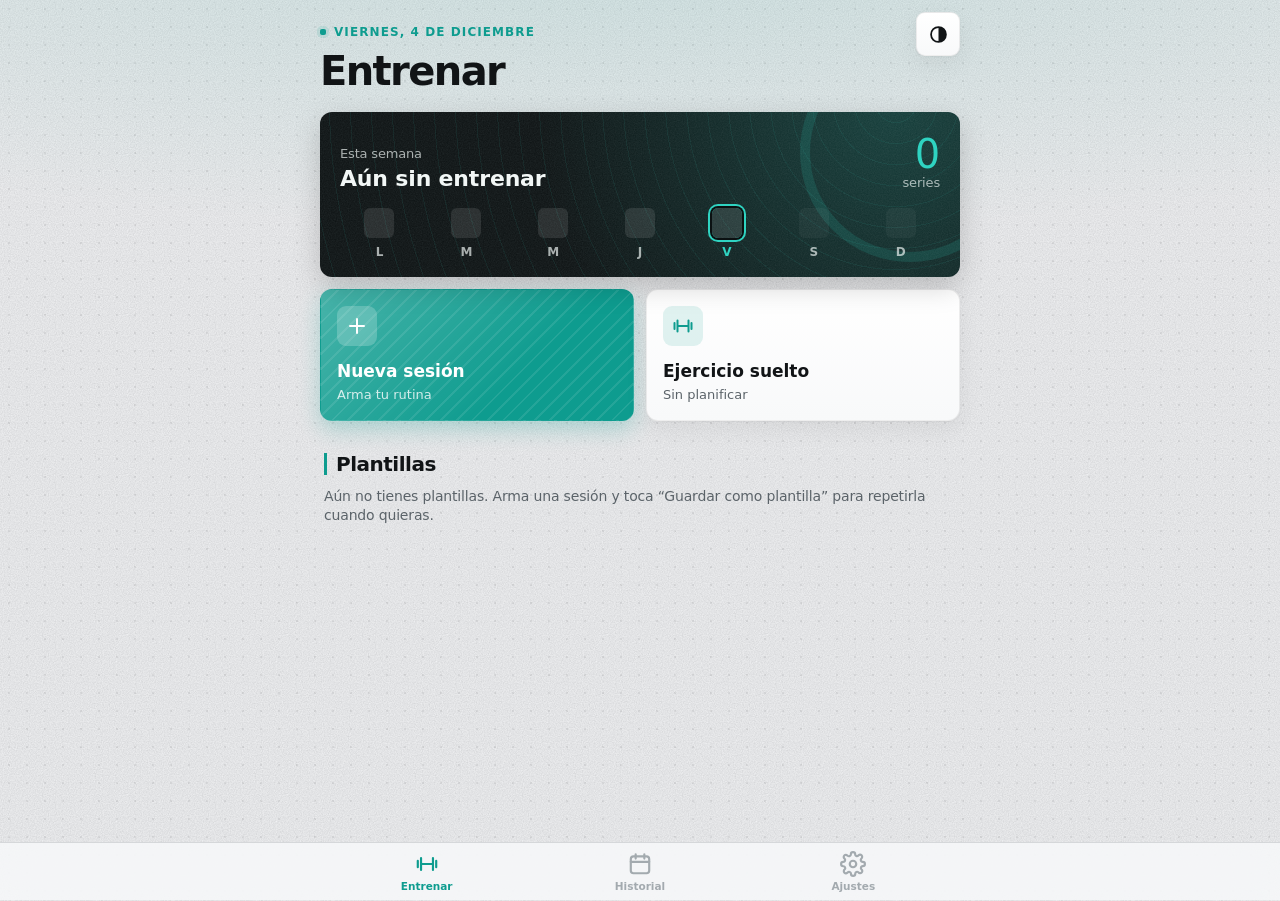
<file: index.html>
<!doctype html>
<html lang="es">
<head>
<meta charset="utf-8">
<meta name="viewport" content="width=device-width, initial-scale=1, maximum-scale=1, viewport-fit=cover">
<title>Series</title>
<meta name="description" content="Programa tus series, anota tus reps reales y controla los descansos.">
<meta name="theme-color" content="#F2F3F5" media="(prefers-color-scheme: light)">
<meta name="theme-color" content="#000000" media="(prefers-color-scheme: dark)">
<meta name="apple-mobile-web-app-capable" content="yes">
<meta name="mobile-web-app-capable" content="yes">
<meta name="apple-mobile-web-app-status-bar-style" content="black-translucent">
<meta name="apple-mobile-web-app-title" content="Series">
<meta name="format-detection" content="telephone=no">
<link rel="manifest" href="manifest.webmanifest">
<link rel="icon" href="icons/icon-192.png" type="image/png">
<link rel="apple-touch-icon" href="icons/apple-touch-icon.png">
<script>/* Aplica el tema elegido antes de pintar, para que no parpadee */try{var t=JSON.parse(localStorage.getItem('sr1')||'{}').theme;if(t==='light'||t==='dark')document.documentElement.setAttribute('data-theme',t)}catch(e){}</script>
<link rel="stylesheet" href="css/app.css?v=23">
</head>
<body>
<svg width="0" height="0" style="position:absolute" aria-hidden="true">
  <symbol id="i-dumb" viewBox="0 0 24 24"><path d="M6.5 6.5v11M17.5 6.5v11M3.5 9v6M20.5 9v6M6.5 12h11"/></symbol>
  <symbol id="i-cal" viewBox="0 0 24 24"><rect x="3.5" y="5" width="17" height="15.5" rx="2.5"/><path d="M3.5 10h17M8 3v4M16 3v4"/></symbol>
  <symbol id="i-chev" viewBox="0 0 24 24"><path d="M9 5l7 7-7 7"/></symbol>
  <symbol id="i-back" viewBox="0 0 24 24"><path d="M15 5l-7 7 7 7"/></symbol>
  <symbol id="i-x" viewBox="0 0 24 24"><path d="M6 6l12 12M18 6L6 18"/></symbol>
  <symbol id="i-trash" viewBox="0 0 24 24"><path d="M4 7h16M10 11v6M14 11v6M5.5 7l1 12.5a1.5 1.5 0 0 0 1.5 1.5h8a1.5 1.5 0 0 0 1.5-1.5l1-12.5M9 7V4.5h6V7"/></symbol>
  <symbol id="i-check" viewBox="0 0 24 24"><path d="M5 12.5l4.5 4.5L19 7.5"/></symbol>
  <symbol id="i-play" viewBox="0 0 24 24"><path d="M8 5.5v13l10.5-6.5z" fill="currentColor" stroke="none"/></symbol>
  <symbol id="i-stop" viewBox="0 0 24 24"><rect x="6.5" y="6.5" width="11" height="11" rx="2" fill="currentColor" stroke="none"/></symbol>
  <symbol id="i-skip" viewBox="0 0 24 24"><path d="M6 5.5v13l9-6.5zM18 5.5v13"/></symbol>
  <symbol id="i-plus" viewBox="0 0 24 24"><path d="M12 5v14M5 12h14"/></symbol>
  <symbol id="i-minus" viewBox="0 0 24 24"><path d="M5 12h14"/></symbol>
  <symbol id="i-share" viewBox="0 0 24 24"><path d="M12 3.5v11M8 7.5l4-4 4 4M7 10.5H5.5v10h13v-10H17"/></symbol>
  <symbol id="i-addsq" viewBox="0 0 24 24"><rect x="4" y="4" width="16" height="16" rx="3.5"/><path d="M12 8.5v7M8.5 12h7"/></symbol>
  <symbol id="i-phone" viewBox="0 0 24 24"><rect x="6.5" y="2.5" width="11" height="19" rx="2.5"/><path d="M10.5 18.5h3"/></symbol>
  <symbol id="i-save" viewBox="0 0 24 24"><path d="M6.5 3.5h11a1 1 0 0 1 1 1v16l-6.5-4.5-6.5 4.5v-16a1 1 0 0 1 1-1z"/></symbol>
  <symbol id="i-edit" viewBox="0 0 24 24"><path d="M4 20h4L18.5 9.5a2.1 2.1 0 0 0-3-3L5 17v3zM13.5 8.5l3 3"/></symbol>
  <symbol id="i-gear" viewBox="0 0 24 24"><circle cx="12" cy="12" r="3"/><path d="M19.4 15a1.7 1.7 0 0 0 .3 1.8l.1.1a2 2 0 1 1-2.8 2.8l-.1-.1a1.7 1.7 0 0 0-1.8-.3 1.7 1.7 0 0 0-1 1.5V21a2 2 0 1 1-4 0v-.1a1.7 1.7 0 0 0-1.1-1.5 1.7 1.7 0 0 0-1.8.3l-.1.1a2 2 0 1 1-2.8-2.8l.1-.1a1.7 1.7 0 0 0 .3-1.8 1.7 1.7 0 0 0-1.5-1H3a2 2 0 1 1 0-4h.1a1.7 1.7 0 0 0 1.5-1.1 1.7 1.7 0 0 0-.3-1.8l-.1-.1a2 2 0 1 1 2.8-2.8l.1.1a1.7 1.7 0 0 0 1.8.3H9a1.7 1.7 0 0 0 1-1.5V3a2 2 0 1 1 4 0v.1a1.7 1.7 0 0 0 1 1.5 1.7 1.7 0 0 0 1.8-.3l.1-.1a2 2 0 1 1 2.8 2.8l-.1.1a1.7 1.7 0 0 0-.3 1.8V9a1.7 1.7 0 0 0 1.5 1H21a2 2 0 1 1 0 4h-.1a1.7 1.7 0 0 0-1.5 1z"/></symbol>
  <symbol id="i-down" viewBox="0 0 24 24"><path d="M12 4v11M7 10.5l5 5 5-5M5 20h14"/></symbol>
  <symbol id="i-up" viewBox="0 0 24 24"><path d="M12 15.5v-11M7 9l5-5 5 5M5 20h14"/></symbol>
  <symbol id="i-sun" viewBox="0 0 24 24"><circle cx="12" cy="12" r="4"/><path d="M12 2.5v2M12 19.5v2M2.5 12h2M19.5 12h2M5.3 5.3l1.4 1.4M17.3 17.3l1.4 1.4M5.3 18.7l1.4-1.4M17.3 6.7l1.4-1.4"/></symbol>
  <symbol id="i-moon" viewBox="0 0 24 24"><path d="M20 14.5A8 8 0 1 1 9.5 4a6.5 6.5 0 0 0 10.5 10.5z"/></symbol>
  <symbol id="i-auto" viewBox="0 0 24 24"><circle cx="12" cy="12" r="8.5"/><path d="M12 3.5v17a8.5 8.5 0 0 0 0-17z" fill="currentColor" stroke="none"/></symbol>
  <symbol id="i-link" viewBox="0 0 24 24"><path d="M10 14a4.5 4.5 0 0 0 6.4 0l3-3a4.5 4.5 0 0 0-6.4-6.4l-1 1M14 10a4.5 4.5 0 0 0-6.4 0l-3 3a4.5 4.5 0 0 0 6.4 6.4l1-1"/></symbol>
</svg>

<!-- Igual que las pantallas completas cerradas de Piso Pélvico: fija, del alto de la pantalla, invisible y fuera de vista -->
<div class="vp-anchor" aria-hidden="true"></div>
<!-- Barra superior como Piso Pélvico: tapa la hora al deslizar y muestra el título en chico -->
<div class="topbar" id="topbar" aria-hidden="true"><div id="topTitle"></div></div>
<div class="app">
  <section class="screen" id="home"></section>
  <section class="screen" id="hist" hidden></section>
  <section class="screen" id="cfg" hidden></section>
  <section class="screen" id="edit" hidden></section>
  <input type="file" id="impFile" accept="application/json,.json" hidden>
</div>

<div class="tabbar" id="tabbar"><nav>
  <button data-a="tab" data-v="home" aria-selected="true"><svg class="i"><use href="#i-dumb"/></svg>Entrenar</button>
  <button data-a="tab" data-v="hist" aria-selected="false"><svg class="i"><use href="#i-cal"/></svg>Historial</button>
  <button data-a="tab" data-v="cfg" aria-selected="false"><svg class="i"><use href="#i-gear"/></svg>Ajustes</button>
</nav></div>

<div class="player" id="player" role="dialog" aria-label="Entrenamiento" hidden>
  <div class="ptop"><button class="x back" id="pBack" data-a="stepBack" aria-label="Retroceder"><svg class="i"><use href="#i-back"/></svg>Atrás</button><div class="ttl" id="pTtl"></div><button class="x" data-a="quit" aria-label="Salir"><svg class="i"><use href="#i-x"/></svg></button></div>
  <div id="pRun">
    <div class="pname" id="pName"></div>
    <div class="psub" id="pSub"></div>
    <div class="stage">
      <div class="bring">
        <div class="orb" id="orb"></div>
        <svg viewBox="0 0 120 120" aria-hidden="true"><circle cx="60" cy="60" r="54" fill="none" stroke="rgba(255,255,255,.08)" stroke-width="7"/><circle id="arc" cx="60" cy="60" r="54" fill="none" stroke="#2FD3C1" stroke-width="7" stroke-linecap="round" stroke-dasharray="339.29" stroke-dashoffset="0"/><circle id="knob" cx="114" cy="60" r="5.2" fill="#FFFFFF"/></svg>
        <div class="in"><div class="ph" id="ph"></div><div class="sec" id="sec"></div><div class="info" id="info"></div></div>
      </div>
    </div>
    <div class="plast" id="pLast"></div>
  </div>
  <div class="pctl" id="pctl"></div>
  <div class="pend" id="pEnd" hidden></div>
</div>

<div class="sheet-bg" id="sheetBg" hidden><div class="sheet" id="sheet"></div></div>
<div class="toast" id="toast" role="status"></div>
<div class="snack" id="snack" role="status"><span></span><button data-a="snack"></button></div>
<div class="sr" id="sr" aria-live="polite"></div>

<script src="js/app.js?v=23"></script>
</body>
</html>
</file>
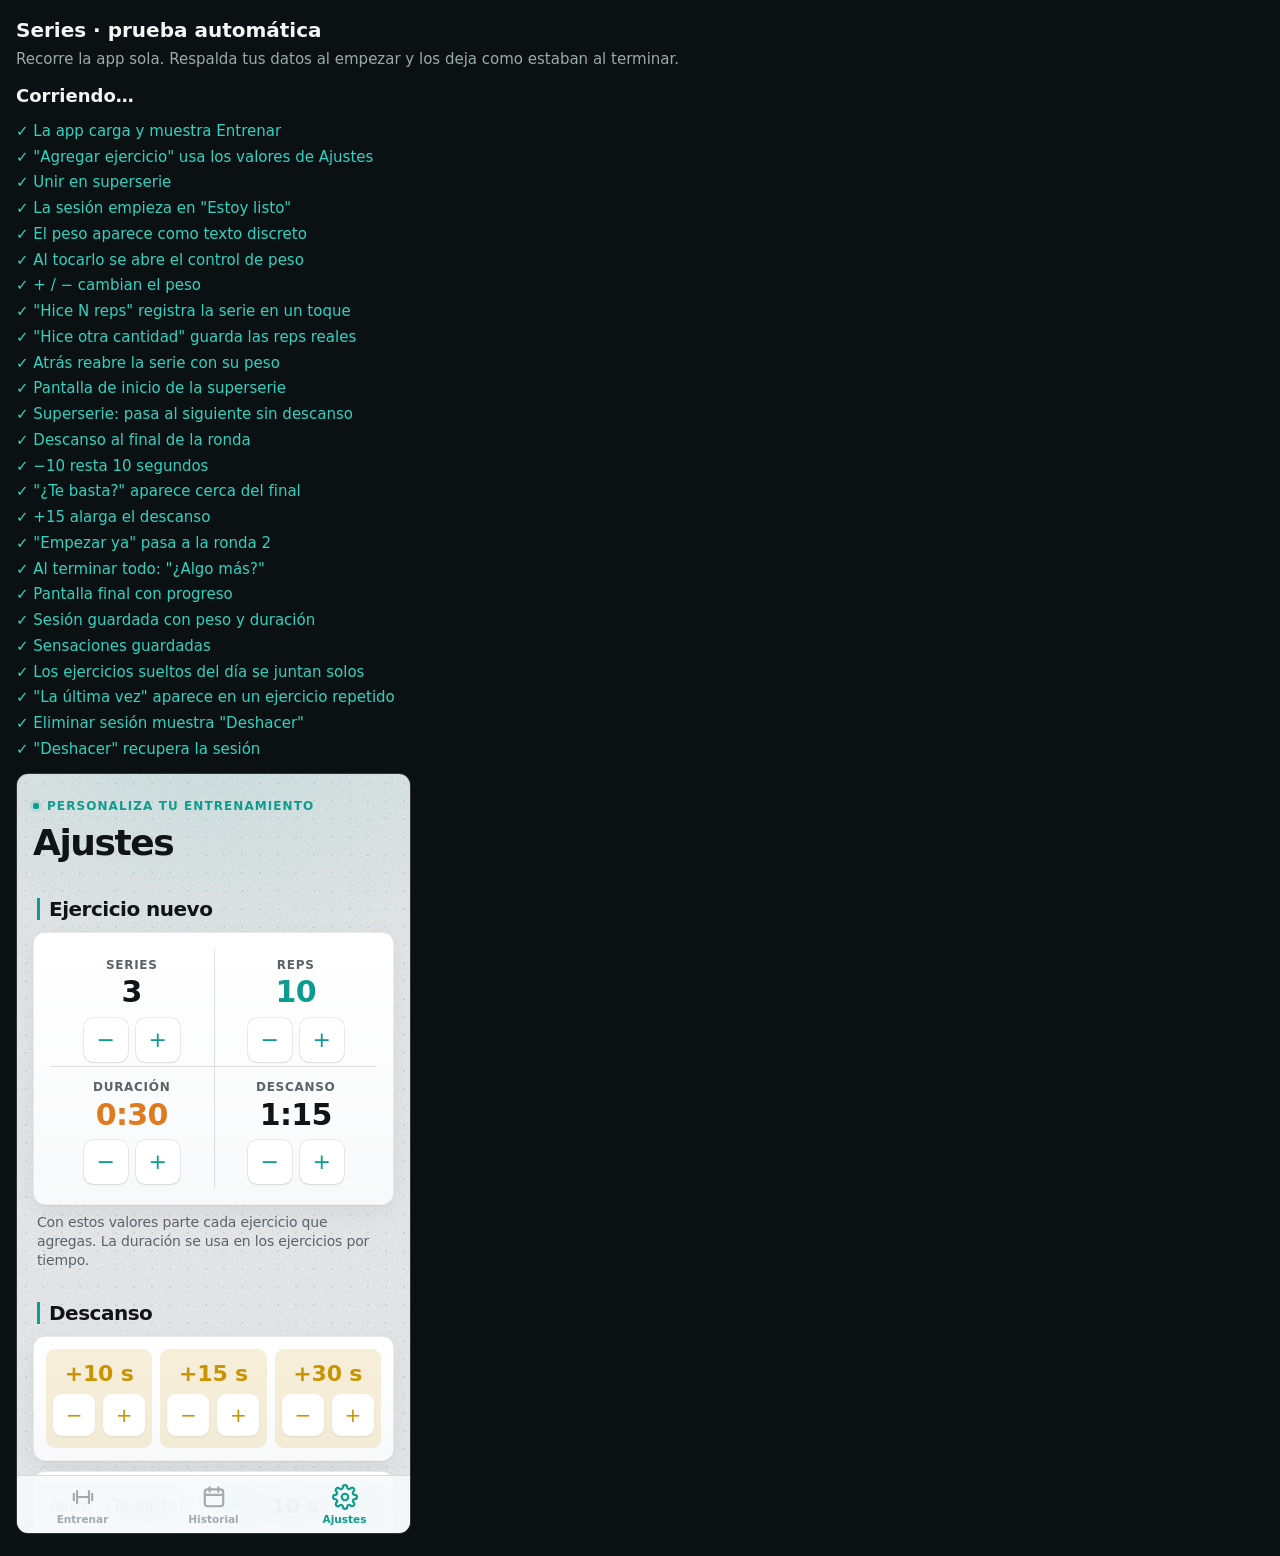
<file: test.html>
<!doctype html>
<html lang="es">
<head>
<meta charset="utf-8">
<meta name="viewport" content="width=device-width, initial-scale=1">
<title>Series · prueba automática</title>
<style>
  body{margin:0;font:15px/1.45 -apple-system,"Segoe UI",system-ui,sans-serif;background:#0B1112;color:#F2F7F6;padding:16px}
  h1{font-size:20px;margin:0 0 4px} p{margin:0 0 12px;color:#9aa}
  #res{display:grid;gap:4px;margin-bottom:12px}
  .ok{color:#2FD3C1} .bad{color:#FF6369;font-weight:700}
  #sum{font-size:18px;font-weight:700;margin:8px 0 12px}
  iframe{width:393px;height:759px;border:1px solid #333;border-radius:12px;background:#000}
</style>
</head>
<body>
<h1>Series · prueba automática</h1>
<p>Recorre la app sola. Respalda tus datos al empezar y los deja como estaban al terminar.</p>
<div id="sum">Corriendo…</div>
<div id="res"></div>
<iframe id="f" title="App en prueba"></iframe>
<script>
const QS=new URLSearchParams(location.search),FW=+(QS.get('w')||393),FH=+(QS.get('h')||759);
const KEY='sr1',res=document.getElementById('res'),sum=document.getElementById('sum');
let pass=0,fail=0;
const log=(ok,msg)=>{const d=document.createElement('div');d.className=ok?'ok':'bad';d.textContent=(ok?'✓ ':'✗ ')+msg;res.appendChild(d);ok?pass++:fail++};
const check=(cond,msg)=>log(!!cond,msg);
const wait=ms=>new Promise(r=>setTimeout(r,ms));
// Respaldo a prueba de interrupciones: si una corrida anterior quedó a medias, primero se restaura su respaldo
const BK='series-test-backup';
if(sessionStorage.getItem(BK)!==null){const b=sessionStorage.getItem(BK);if(b==='__vacio__')localStorage.removeItem(KEY);else localStorage.setItem(KEY,b)}
const backup=localStorage.getItem(KEY);sessionStorage.setItem(BK,backup===null?'__vacio__':backup);

function load(data){return new Promise(r=>{
  if(data===null)localStorage.removeItem(KEY);else localStorage.setItem(KEY,JSON.stringify(data));
  const f=document.getElementById('f');f.style.width=FW+'px';f.style.height=FH+'px';f.onload=()=>setTimeout(r,300);f.src='index.html?test='+Date.now()})}

async function run(){
  const f=document.getElementById('f');
  // 1) Carga limpia
  await load({v:2,tpl:[],hist:[],extra:[10,15,30],act:null,cfg:{installSeen:true}});
  let w=f.contentWindow,d=f.contentDocument;const errs=[];w.addEventListener('error',e=>errs.push(e.message));
  const S=()=>f.contentWindow.T,$=s=>d.querySelector(s),c=(a,x='')=>{const el=d.querySelector(`[data-a="${a}"]${x}`);if(!el)throw new Error('falta botón '+a+x);el.click()};
  const type=(el,v)=>{el.value=v;el.dispatchEvent(new w.Event('input',{bubbles:true}))};
  check(typeof w.rHome==='function'&&$('#home .hero'),'La app carga y muestra Entrenar');

  // 2) Editor + superserie
  c('new');type($('#edName'),'Prueba');type(d.querySelectorAll('[data-in="n"]')[0],'Press banca');
  c('addEx');type(d.querySelectorAll('[data-in="n"]')[1],'Fondos');c('addEx');type(d.querySelectorAll('[data-in="n"]')[2],'Remo');
  check(S().ed.ex[1].sets===S().db.cfg.def.sets,'"Agregar ejercicio" usa los valores de Ajustes');
  c('link','[data-i="1"]');check(S().ed.ex[1].ss===true,'Unir en superserie');
  S().ed.ex.forEach(e=>{e.sets=2;e.rest=60});S().ed.ex[0].rest=0;
  c('start');check(S().A&&S().A.ph==='ready','La sesión empieza en "Estoy listo"');

  // 3) Serie con un toque + peso discreto
  c('go');check($('.kgchip'),'El peso aparece como texto discreto');
  c('kgOpen');check($('[data-kw]'),'Al tocarlo se abre el control de peso');
  c('kStep','[data-d="1"]');c('kStep','[data-d="1"]');check(w.curKg(0,0)===2,'+ / − cambian el peso');
  c('quickOk');check(S().A.log[0][0]===S().A.s.ex[0].reps&&S().A.kg[0][0]===2,'"Hice N reps" registra la serie en un toque');
  // 4) Otra cantidad + Atrás
  c('setDone');c('rDec');c('rOk');check(S().A.log[0][1]===S().A.s.ex[0].reps-1,'"Hice otra cantidad" guarda las reps reales');
  c('stepBack');check(S().A.ph==='reps'&&w.curKg(0,1)===2,'Atrás reabre la serie con su peso');c('rOk');
  // 5) Superserie: Fondos → Remo sin descanso → descanso → ronda 2
  check(S().A.ph==='ready'&&$('#pName').textContent.includes('+'),'Pantalla de inicio de la superserie');
  c('go');c('quickOk');check(S().A.ph==='set'&&S().A.s.ex[S().A.i].n==='Remo','Superserie: pasa al siguiente sin descanso');
  c('quickOk');check(S().A.ph==='rest','Descanso al final de la ronda');
  // 6) Descanso: −10, ¿te basta?, +15, empezar ya
  const end0=S().A.end;c('minus10');check(Math.round((end0-S().A.end)/1000)===10,'−10 resta 10 segundos');
  S().A.end=Date.now()+8000;S().A.asked=false;w.loop();check($('.ask'),'"¿Te basta?" aparece cerca del final');
  c('add','[data-v="15"]');check(!$('.ask')&&(S().A.end-Date.now())/1000>20,'+15 alarga el descanso');
  c('restEnd');check(S().A.ph==='set'&&S().A.k===1,'"Empezar ya" pasa a la ronda 2');
  c('quickOk');c('quickOk');check(S().A.ph==='more','Al terminar todo: "¿Algo más?"');
  // 7) Agregar sobre la marcha + cierre con progreso
  c('qAdd');type($('#sheet [data-in="n"]'),'Plancha');S().qx.t='t';S().qx.sets=1;S().qx.dur=5;c('qGo');
  c('go');c('work');c('workEnd');c('endS');
  check($('#pEnd h2')&&$('.prog'),'Pantalla final con progreso');
  const h=S().db.hist[0];check(h&&h.ex.length===4&&typeof h.dur==='number'&&h.ex[0].kg,'Sesión guardada con peso y duración');
  c('feelNow');c('fchip','[data-v="j"]');c('feelEnd');check(S().db.hist[0].feel&&S().db.hist[0].feel.r==='j','Sensaciones guardadas');

  // 8) Ejercicios sueltos del día se juntan
  w.show('home');for(const n of ['Sentadilla','Zancadas']){c('loose');type($('#sheet [data-in="n"]'),n);S().qx.sets=1;S().qx.rest=0;c('qGo');c('go');c('quickOk');c('endS');c('feelLater')}
  const libres=S().db.hist.filter(x=>x.loose);check(libres.length===1&&libres[0].ex.length===2,'Los ejercicios sueltos del día se juntan solos');
  // 9) La última vez
  w.startSession({name:'X',ex:[{n:'Press banca',t:'r',sets:1,reps:8,dur:30,rest:0}]});await wait(50);
  check($('#pLast').textContent.includes('La última vez'),'"La última vez" aparece en un ejercicio repetido');
  S().db.act=null;S().save();w.closePlayer();
  // 10) Eliminar con Deshacer
  const n0=S().db.hist.length;w.show('hist');c('det');c('delSess');check(S().db.hist.length===n0-1&&$('#snack').classList.contains('on'),'Eliminar sesión muestra "Deshacer"');
  c('snack');check(S().db.hist.length===n0,'"Deshacer" recupera la sesión');
  // 11) Mantener presionado hace correr el valor
  w.show('cfg');const s0=S().db.cfg.def.rest,bt=$('[data-a="dInc"][data-f="rest"]');
  bt.dispatchEvent(new w.PointerEvent('pointerdown',{bubbles:true}));await wait(900);d.dispatchEvent(new w.PointerEvent('pointerup',{bubbles:true}));
  check(S().db.cfg.def.rest>=s0+15*3,'Mantener presionado + hace correr el valor');
  // 12) Apariencia
  c('thSet','[data-v="dark"]');check(d.documentElement.dataset.theme==='dark','Tema oscuro forzado');c('thSet','[data-v="auto"]');
  check(errs.length===0,'Sin errores de JavaScript'+(errs.length?': '+errs.join(' | '):''));

  // 13) Migración de datos viejos (sin versión ni duración)
  await load({tpl:[],hist:[{id:'a',d:1,end:60001,name:'Vieja',ex:[{n:'Curl',t:'r',goal:10,rest:60,sets:[10]}]}],extra:[10,15,30],act:null});
  w=f.contentWindow;const S2=()=>w.T;check(S2().db.v===2&&S2().db.hist[0].dur===60000,'Datos viejos se convierten al formato nuevo');
  // 14) Cada pantalla a FWxFH: botón principal de abajo visible y sin desplazamiento horizontal
  d=f.contentDocument;{const st=d.createElement('style');st.textContent='*{animation:none!important;transition:none!important}';d.head.appendChild(st)}
  const W=f.contentWindow,H=FH,noX=()=>d.documentElement.scrollWidth<=FW+1;
  const vis=(sel,txt)=>{const e=d.querySelector(sel);const r=e&&e.getBoundingClientRect();check(r&&r.height>0&&r.bottom<=H+1&&r.top>=0,`${FW}×${FH} · ${txt} visible (${r?Math.round(r.bottom):'-'}/${H})`)};
  for(const t of ['home','hist','cfg']){W.show(t);await wait(60);check(noX(),`${FW}×${FH} · ${t}: sin desplazamiento horizontal`)}
  vis('.tabbar','barra de pestañas');
  W.show('home');d.querySelector('[data-a="new"]').click();await wait(60);vis('.edbar .btn:not(.sec)','botón Empezar del editor');check(noX(),`${FW}×${FH} · editor: sin desplazamiento horizontal`);
  W.T.ed&&(W.ed=null);W.show('home');
  d.querySelector('[data-a="loose"]').click();await wait(60);const sh=d.querySelector('#sheet');
  check(sh.getBoundingClientRect().top>=0,`${FW}×${FH} · hoja de ejercicio suelto cabe en la pantalla`);W.closeSheet();
  W.startSession({name:'Tam',ex:[{n:'Press banca',t:'r',sets:3,reps:8,dur:30,rest:60}]});await wait(80);
  vis('#pctl .pbig','"Estoy listo"');
  d.querySelector('[data-a="go"]').click();await wait(80);vis('[data-a="quickOk"]','"Hice N reps"');
  d.querySelector('[data-a="setDone"]').click();await wait(80);vis('.cb.main button','"Confirmar"');
  d.querySelector('[data-a="rOk"]').click();await wait(80);vis('[data-a="restEnd"]','"Empezar ya" en el descanso');
  const pr=d.querySelector('#pRun');check(pr.scrollHeight<=pr.clientHeight+2,`${FW}×${FH} · el centro del entrenamiento cabe sin desplazar (${pr.scrollHeight}/${pr.clientHeight})`);
  check(noX(),`${FW}×${FH} · entrenamiento: sin desplazamiento horizontal`);
}

run().catch(e=>log(false,'La prueba se detuvo: '+e.message)).finally(()=>{
  if(backup===null)localStorage.removeItem(KEY);else localStorage.setItem(KEY,backup);sessionStorage.removeItem(BK);
  sum.textContent=fail?`✗ ${fail} fallaron · ${pass} pasaron`:`✓ Todo bien · ${pass} pruebas pasaron`;sum.className=fail?'bad':'ok';
  document.title=(fail?'✗ ':'✓ ')+'Series · prueba';
});
</script>
</body>
</html>
</file>
<file: css/app.css>
/* =====================================================================
   Series · estilos
   Sistema: letra recta (--font) para texto, redondeada (--num) para números.
   Esquinas: --r-s 6px (etiquetas) · --r-m 9px (botones, campos) · --r-l 12px (tarjetas).
   Espaciado en múltiplos de 4. Lo oscuro (reproductor, encabezados) repite el anillo del temporizador.
   ===================================================================== */

/* ---------- Tokens ---------- */
:root{
  color-scheme:light;
  --bg:#F2F3F5; --surface:#FFFFFF; --surface2:#F7F8F9; --card-b:#F8F9FA; --ink:#111416; --muted:#5B6369; --faint:#A3AAAF;
  --sep:rgba(60,67,72,.16); --edge:rgba(17,20,22,.07); --hi:rgba(255,255,255,0);
  --accent:#0E9C8F; --accent-ink:#FFFFFF; --accent-soft:rgba(14,156,143,.12);
  --warm:#E07A1F; --warm-soft:rgba(224,122,31,.13); --red:#E5484D; --red-soft:rgba(229,72,77,.12);
  --yellow:#C99400; --yellow-soft:rgba(201,148,0,.15);
  --bar:rgba(248,249,250,.82); --shadow:0 1px 2px rgba(0,0,0,.04),0 8px 24px rgba(0,0,0,.06);
  --dot:rgba(17,20,22,.075); --glow:rgba(14,156,143,.13);
  --player:#0B1112; --player-ink:#F2F7F6; --player-muted:rgba(242,247,246,.68); --player-btn:rgba(255,255,255,.1);
  --teal:#2FD3C1; --orange:#FF9F45; --gold:#F5C33B;
  --r-s:6px; --r-m:9px; --r-l:12px;
  --font:-apple-system, BlinkMacSystemFont, "SF Pro Text", "Segoe UI", Roboto, system-ui, sans-serif;
  --num:"SF Pro Rounded", ui-rounded, -apple-system, BlinkMacSystemFont, "Segoe UI", system-ui, sans-serif;
  --grain:url("data:image/svg+xml,%3Csvg xmlns='http://www.w3.org/2000/svg' width='160' height='160'%3E%3Cfilter id='n'%3E%3CfeTurbulence type='fractalNoise' baseFrequency='.85' numOctaves='2' stitchTiles='stitch'/%3E%3CfeColorMatrix values='0 0 0 0 0 0 0 0 0 0 0 0 0 0 0 0 0 0 .13 0'/%3E%3C/filter%3E%3Crect width='100%25' height='100%25' filter='url(%23n)'/%3E%3C/svg%3E");
  --grain-w:url("data:image/svg+xml,%3Csvg xmlns='http://www.w3.org/2000/svg' width='160' height='160'%3E%3Cfilter id='n'%3E%3CfeTurbulence type='fractalNoise' baseFrequency='.85' numOctaves='2' stitchTiles='stitch'/%3E%3CfeColorMatrix values='0 0 0 0 1 0 0 0 0 1 0 0 0 0 1 0 0 0 .09 0'/%3E%3C/filter%3E%3Crect width='100%25' height='100%25' filter='url(%23n)'/%3E%3C/svg%3E");
  /* Fondos oscuros con anillos (resumen, encabezado del editor, reproductor) */
  --rings-corner:var(--grain-w),repeating-radial-gradient(circle at 90% -6%,transparent 0 20px,rgba(47,211,193,.07) 20px 21px),radial-gradient(circle at 90% -6%,rgba(47,211,193,.23),transparent 60%);
}
/* Modo oscuro: automático (si el iPhone está en oscuro) o forzado desde Ajustes */
@media (prefers-color-scheme: dark){
  :root:not([data-theme="light"]){
    color-scheme:dark;
    --bg:#000000; --surface:#1B1D1F; --surface2:#242729; --card-b:#161819; --ink:#F2F4F5; --muted:#9BA3A8; --faint:#62696E;
    --sep:rgba(160,170,176,.2); --edge:rgba(255,255,255,.07); --hi:rgba(255,255,255,.05);
    --accent:#2FD3C1; --accent-ink:#04201D; --accent-soft:rgba(47,211,193,.15);
    --warm:#FF9F45; --warm-soft:rgba(255,159,69,.15); --red:#FF6369; --red-soft:rgba(255,99,105,.16);
    --yellow:#F5C33B; --yellow-soft:rgba(245,195,59,.16);
    --bar:rgba(22,24,26,.8); --shadow:none; --dot:rgba(255,255,255,.065); --glow:rgba(47,211,193,.11); --grain:var(--grain-w);
  }
}
:root[data-theme="dark"]{
  color-scheme:dark;
  --bg:#000000; --surface:#1B1D1F; --surface2:#242729; --card-b:#161819; --ink:#F2F4F5; --muted:#9BA3A8; --faint:#62696E;
  --sep:rgba(160,170,176,.2); --edge:rgba(255,255,255,.07); --hi:rgba(255,255,255,.05);
  --accent:#2FD3C1; --accent-ink:#04201D; --accent-soft:rgba(47,211,193,.15);
  --warm:#FF9F45; --warm-soft:rgba(255,159,69,.15); --red:#FF6369; --red-soft:rgba(255,99,105,.16);
  --yellow:#F5C33B; --yellow-soft:rgba(245,195,59,.16);
  --bar:rgba(22,24,26,.8); --shadow:none; --dot:rgba(255,255,255,.065); --glow:rgba(47,211,193,.11); --grain:var(--grain-w);
}

/* ---------- Base ---------- */
*{box-sizing:border-box;-webkit-tap-highlight-color:transparent}
/* Base igual a Piso Pélvico (que en el iPhone instalado se ve a pantalla completa, sin franjas) */
html,body{min-height:100%;max-width:100%;overflow-x:hidden}
html{-webkit-text-size-adjust:100%;touch-action:manipulation;font-size:17px;overscroll-behavior:none;
  /* Fondo en <html>: pinta toda la pantalla (también al rebotar), así nunca aparece una franja negra.
     Brillo turquesa arriba + grilla de puntos + grano */
  background-color:var(--bg);background-image:radial-gradient(140% 420px at 50% -60px,var(--glow),transparent 70%),radial-gradient(var(--dot) 1px,transparent 1.3px),var(--grain);
  background-size:100% 520px,18px 18px,160px 160px;background-repeat:no-repeat,repeat,repeat}
body{margin:0;color:var(--ink);font:17px/1.4 var(--font);letter-spacing:-.01em;padding:0 16px calc(96px + env(safe-area-inset-bottom,0px));-webkit-font-smoothing:antialiased;-webkit-user-select:none;user-select:none;-webkit-touch-callout:none;overscroll-behavior:none;background:transparent}
/* Toda pantalla queda apenas más alta que el iPhone, como Ajustes: iOS instalada acorta el área
   de las páginas que no se deslizan y deja una franja negra abajo (Entrenar e Historial). */
body{min-height:calc(100vh + env(safe-area-inset-top,0px) + 1px);min-height:calc(100lvh + env(safe-area-inset-top,0px) + 1px)}
body.lock{overflow:hidden}
[hidden]{display:none!important}
.vp-anchor{position:fixed;top:0;left:0;right:0;height:100vh;height:100dvh;transform:translateY(102%);visibility:hidden;pointer-events:none;z-index:-1}
button{font:inherit;color:inherit;background:none;border:0;padding:0;cursor:pointer;-webkit-appearance:none;appearance:none;touch-action:manipulation;-webkit-touch-callout:none}
button:focus-visible{outline:3px solid var(--accent);outline-offset:2px;border-radius:var(--r-m)}
input,textarea{font:inherit;color:inherit;-webkit-user-select:text;user-select:text}
svg.i{width:24px;height:24px;fill:none;stroke:currentColor;stroke-width:2;stroke-linecap:round;stroke-linejoin:round;flex:0 0 auto}
.sr{position:absolute;width:1px;height:1px;margin:-1px;overflow:hidden;clip:rect(0 0 0 0);white-space:nowrap;border:0}
.app{max-width:640px;margin:0 auto}
.stack>*+*{margin-top:12px}
.empty{text-align:center;color:var(--muted);padding:40px 20px;font-size:.882rem}

/* Animaciones de pantalla */
.screen{animation:fade .25s ease}
.screen.in-r{animation:inr .28s cubic-bezier(.2,.8,.2,1)}
.screen.in-l{animation:inl .28s cubic-bezier(.2,.8,.2,1)}
@keyframes fade{from{opacity:0;transform:translateY(6px)}to{opacity:1;transform:none}}
@keyframes inr{from{opacity:0;transform:translateX(36px)}}
@keyframes inl{from{opacity:0;transform:translateX(-36px)}}
@keyframes fi{from{opacity:0}}
@keyframes up{from{transform:translateY(40px);opacity:.4}}
@keyframes pop{from{transform:scale(.3);opacity:0}}
@keyframes pulse{50%{box-shadow:0 0 0 9px rgba(47,211,193,0)}}
@keyframes bob{50%{transform:translateY(6px)}}
@keyframes phin{from{opacity:0;transform:translateY(8px) scale(.985)}}

/* ---------- Encabezados ---------- */
.large{position:relative;padding:calc(18px + env(safe-area-inset-top,0px)) 0 4px;margin-bottom:16px}
.large .date{display:inline-flex;align-items:center;gap:8px;font:700 12px/1 var(--font);color:var(--accent);text-transform:uppercase;letter-spacing:.09em}
.large .date::before{content:"";width:6px;height:6px;border-radius:2px;background:var(--accent);box-shadow:0 0 0 3px var(--accent-soft)}
.large h1{font:800 40px/1.05 var(--font);letter-spacing:-.04em;margin:8px 0 0}
.hdr{font:700 20px/1.1 var(--font);letter-spacing:-.025em;color:var(--ink);margin:32px 4px 12px;padding-left:9px;border-left:3px solid var(--accent)}
.hdr::first-letter{text-transform:uppercase}
.foot{font-size:.824rem;color:var(--muted);margin:8px 4px 0;line-height:1.35}
.thm{position:absolute;right:0;top:calc(12px + env(safe-area-inset-top,0px));width:44px;height:44px;border-radius:var(--r-m);display:grid;place-items:center;color:var(--ink);background:var(--surface) linear-gradient(180deg,var(--surface),var(--card-b));border:.5px solid var(--edge);box-shadow:var(--shadow)}
.thm svg.i{width:21px;height:21px}
.thm:active{transform:scale(.92)}

/* ---------- Superficies ---------- */
.card,.group,.tplc,.tile{background-color:var(--surface);background-image:linear-gradient(180deg,var(--surface),var(--card-b));border:.5px solid var(--edge);border-radius:var(--r-l);box-shadow:inset 0 1px 0 var(--hi),var(--shadow)}
.card{padding:16px}
.group{overflow:hidden}
.rowi{display:flex;align-items:center;gap:12px;padding:12px 16px;min-height:56px;position:relative;width:100%;text-align:left}
.rowi+.rowi::before{content:"";position:absolute;top:0;right:0;left:16px;border-top:.5px solid var(--sep)}
.rowi:active{background:var(--surface2)}
.rowi .t{flex:1;min-width:0}
.rowi .t b{display:block;font-weight:500;font-size:1rem;overflow:hidden;text-overflow:ellipsis;white-space:nowrap}
.rowi .t span{display:block;font-size:.824rem;color:var(--muted);margin-top:1px}
.rowi .chev{color:var(--faint);width:18px;height:18px}
.rico{width:32px;height:32px;border-radius:var(--r-m);background:var(--accent-soft);color:var(--accent);display:grid;place-items:center;flex:0 0 auto}
.rico svg.i{width:18px;height:18px}
.rico.red{background:var(--red-soft);color:var(--red)}

/* ---------- Botones ---------- */
.btn{display:flex;align-items:center;justify-content:center;gap:8px;width:100%;min-height:52px;border-radius:var(--r-m);background:var(--accent);color:var(--accent-ink);font-weight:600;font-size:17px;transition:transform .15s,opacity .15s}
.btn:not(.sec):not(.plain):not(.dash):not(.danger){background-image:linear-gradient(180deg,rgba(255,255,255,.18),rgba(255,255,255,0) 60%)}
.btn:active{transform:scale(.97);opacity:.8}
.btn.sec{background:var(--accent-soft);color:var(--accent)}
.btn.warm{background-color:var(--warm);color:#fff}
.btn.danger{background:var(--red-soft);color:var(--red)}
.btn.plain{background:none;color:var(--accent)}
.btn.dash{background:transparent;color:var(--accent);border:1.5px dashed var(--accent);opacity:.85;min-height:56px;border-radius:var(--r-l);margin-top:4px}
.icon-btn{width:44px;height:44px;border-radius:var(--r-m);display:grid;place-items:center;color:var(--muted);flex:0 0 auto}
.icon-btn:active{background:var(--surface2)}
.pill{display:inline-flex;align-items:center;gap:4px;font-size:12px;font-weight:600;padding:3px 8px;border-radius:var(--r-s);white-space:nowrap}
.pill.l{color:var(--accent);background:var(--accent-soft)} .pill.j{color:var(--yellow);background:var(--yellow-soft)} .pill.d{color:var(--red);background:var(--red-soft)}
.add-feel{font-size:13px;font-weight:600;color:var(--accent);white-space:nowrap}
.seg{display:grid;grid-template-columns:1fr 1fr;background:var(--surface2);border-radius:var(--r-m);padding:3px;margin-bottom:8px}
.seg button{padding:8px 0;border-radius:var(--r-s);font-size:15px;font-weight:600;color:var(--muted)}
.seg button[aria-pressed="true"]{background:var(--surface);color:var(--accent);box-shadow:0 1px 3px rgba(0,0,0,.12)}
.seg3{grid-template-columns:repeat(3,1fr);background:var(--surface);border:.5px solid var(--edge)}
.seg3 button{display:flex;align-items:center;justify-content:center;gap:6px;padding:10px 0}
.seg3 button svg.i{width:17px;height:17px}
.seg3 button[aria-pressed="true"]{background:var(--accent-soft);box-shadow:none}

/* ---------- Entrenar ---------- */
.hero,.resume{background-color:var(--player);background-image:var(--rings-corner);color:var(--player-ink);border-radius:var(--r-l);box-shadow:0 10px 28px rgba(0,0,0,.18)}
.hero{padding:20px 20px 16px;margin-bottom:12px;position:relative;overflow:hidden}
.hero::after{content:"";position:absolute;right:-60px;top:-70px;width:200px;height:200px;border-radius:50%;border:10px solid rgba(47,211,193,.14)}
.hero small{display:block;font-size:13px;color:var(--player-muted);font-weight:500}
.hero-top{display:flex;justify-content:space-between;align-items:flex-end;position:relative;z-index:1}
.hero-top b{display:block;font:700 22px/1.2 var(--font);margin-top:2px}
.hero-stat{text-align:right}
.hero-stat b{font:300 40px/1 var(--num)!important;color:var(--teal);font-variant-numeric:tabular-nums}
.hero-days{display:grid;grid-template-columns:repeat(7,1fr);gap:8px;margin-top:16px;position:relative;z-index:1}
.hero-days div{display:flex;flex-direction:column;align-items:center;gap:6px}
.hero-days i{width:30px;height:30px;border-radius:var(--r-s);background:var(--player-btn);display:grid;place-items:center;color:#04201D}
.hero-days i svg.i{width:16px;height:16px;stroke-width:3}
.hero-days .on i{background:var(--teal)}
.hero-days .td i{box-shadow:0 0 0 2px var(--player),0 0 0 4px var(--teal)}
.hero-days .fut i{opacity:.4}
.hero-days small{font-size:12px;font-weight:600}
.hero-days .td small{color:var(--teal)}
.resume{display:flex;align-items:center;gap:16px;padding:16px;margin-bottom:12px;width:100%;text-align:left}
.resume .dot{width:10px;height:10px;border-radius:50%;background:var(--teal);box-shadow:0 0 0 5px rgba(47,211,193,.2);animation:pulse 1.6s ease-in-out infinite}
.resume b{display:block} .resume span{font-size:14px;color:var(--player-muted)}
.tiles{display:grid;grid-template-columns:1fr 1fr;gap:12px}
.tile{padding:16px;text-align:left;display:flex;flex-direction:column;gap:2px;min-height:120px;transition:transform .15s}
.tile:active{transform:scale(.97)}
.tile .ti{width:40px;height:40px;border-radius:var(--r-m);background:var(--accent-soft);color:var(--accent);display:grid;place-items:center;margin-bottom:auto}
.tile b{font-size:17px;font-weight:600;margin-top:12px}
.tile small{font-size:13px;color:var(--muted)}
.tile.pri{background-color:var(--accent);color:var(--accent-ink);border-color:transparent;background-image:repeating-linear-gradient(135deg,rgba(255,255,255,.09) 0 2px,transparent 2px 11px),linear-gradient(135deg,rgba(255,255,255,.24),transparent 65%);box-shadow:0 8px 22px rgba(14,156,143,.28)}
.tile.pri .ti{background:rgba(255,255,255,.2);color:inherit}
.tile.pri small{color:inherit;opacity:.8}
.tplc{display:flex;align-items:center;gap:12px;padding:8px 8px 8px 0}
.tplc+.tplc{margin-top:12px}
.tplm{flex:1;min-width:0;text-align:left;padding:8px 0 8px 16px}
.tplm b{display:block;font-size:1rem;font-weight:600}
.tplm span{display:block;font-size:.824rem;color:var(--ink);opacity:.8;margin-top:2px;overflow:hidden;text-overflow:ellipsis;white-space:nowrap}
.tplm small{display:block;font-size:.765rem;color:var(--muted);margin-top:2px}
.tplgo{width:48px;height:48px;border-radius:var(--r-m);background:var(--accent) linear-gradient(180deg,rgba(255,255,255,.18),rgba(255,255,255,0) 60%);color:var(--accent-ink);display:grid;place-items:center;flex:0 0 auto}
.tplgo svg.i{width:22px;height:22px}
.tplgo:active{transform:scale(.92)}
.hrow .fe{width:40px;height:40px;border-radius:var(--r-m);background:var(--surface2);display:grid;place-items:center;font-size:21px;flex:0 0 auto;color:var(--muted)}
.hrow .fe svg.i{width:20px;height:20px}
.hrow .fe.l{background:var(--accent-soft)} .hrow .fe.j{background:var(--yellow-soft)} .hrow .fe.d{background:var(--red-soft)}
.hrow .t span{overflow:hidden;text-overflow:ellipsis;white-space:nowrap}
.hrow .t em{display:block;font-style:normal;font-size:.765rem;font-weight:600;color:var(--accent);margin-top:2px}
.group .hrow+.hrow::before{left:68px}

/* ---------- Editor ---------- */
.edhead{margin:0 -16px;padding:calc(8px + env(safe-area-inset-top,0px)) 20px 20px;border-radius:0 0 16px 16px;background-color:var(--player);background-image:var(--rings-corner);color:var(--player-ink);box-shadow:0 10px 30px rgba(0,0,0,.18)}
.edtop{display:flex;align-items:center;justify-content:space-between;min-height:44px}
.edtop span{font-size:15px;font-weight:600;color:var(--player-muted)}
.edbtn{display:flex;align-items:center;gap:2px;min-height:44px;padding:0 10px 0 4px;border-radius:var(--r-m);color:var(--teal);font-size:16px;font-weight:600}
.edbtn svg.i{width:20px;height:20px}
.edbtn.ico{padding:0;width:44px;justify-content:center;background:rgba(255,255,255,.08);color:#FF8A8F}
.edsp{width:72px}
.edname{display:block;margin-top:16px}
.edname small{display:block;font-size:12px;font-weight:700;letter-spacing:.08em;text-transform:uppercase;color:var(--player-muted)}
.edin{display:flex;align-items:center;gap:12px;border-bottom:2px solid rgba(255,255,255,.16);transition:border-color .2s}
.edin:focus-within{border-color:var(--teal)}
.edin svg.i{color:var(--teal);width:20px;height:20px}
.title-in{width:100%;border:0;background:none;outline:none}
.edin .title-in{flex:1;min-width:0;color:var(--player-ink);font:800 28px/1.15 var(--font);letter-spacing:-.03em;padding:8px 0 12px}
.edin .title-in::placeholder{color:rgba(242,247,246,.32);opacity:1}
.edstats{display:grid;grid-template-columns:repeat(3,1fr);margin-top:16px}
.edstats div{padding:2px 0 0 12px;border-left:1px solid rgba(255,255,255,.12)}
.edstats div:first-child{padding-left:0;border-left:0}
.edstats b{display:block;font:300 28px/1.1 var(--num);color:var(--teal);font-variant-numeric:tabular-nums}
.edstats small{font-size:12px;color:var(--player-muted);font-weight:500}
/* Tarjeta de ejercicio */
.ex{padding:16px 16px 12px;margin-bottom:12px}
.exh{position:relative;display:flex;align-items:center;gap:12px;margin-bottom:8px}
.exn{width:30px;height:30px;border-radius:var(--r-s);background:var(--accent-soft);color:var(--accent);font-weight:700;font-size:15px;display:grid;place-items:center;flex:0 0 auto}
.exh input{flex:1;min-width:0;border:0;border-bottom:1.5px solid var(--sep);border-radius:0;background:transparent;padding:8px 2px;font-size:18px;font-weight:650;outline:none;transition:border-color .2s}
.exh input:focus{border-color:var(--accent)}
.exh input::placeholder{color:var(--faint);font-weight:500}
.ex .seg{display:inline-grid;grid-template-columns:auto auto;margin:4px 0 0;padding:2px}
.ex .seg button{padding:6px 16px;font-size:14px}
.ex.tt .exn{background:var(--warm-soft);color:var(--warm)}
.ex.tt .seg button[aria-pressed="true"]{color:var(--warm)}
/* Columnas Series / Reps / Descanso */
.mets{display:grid;grid-template-columns:repeat(3,1fr);margin-top:12px;border-top:.5px solid var(--sep);padding-top:8px}
.met{display:flex;flex-direction:column;align-items:center;min-width:0;padding:8px 4px 4px}
.met+.met{border-left:.5px solid var(--sep)}
.met small{font-size:12px;font-weight:700;color:var(--muted);text-transform:uppercase;letter-spacing:.06em}
.met b{font:700 30px/1.15 var(--num);font-variant-numeric:tabular-nums;letter-spacing:-.02em;margin:2px 0 8px}
.met div{display:flex;gap:8px}
.met button{width:44px;height:44px;border-radius:var(--r-m);background:var(--surface);color:var(--accent);font-size:22px;line-height:1;display:grid;place-items:center;box-shadow:0 1px 2px rgba(0,0,0,.08),0 0 0 .5px var(--sep)}
.met button:active{transform:scale(.9);background:var(--accent-soft)}
.met.m-reps b{color:var(--accent)}
.met.m-dur b{color:var(--warm)}
.ex.tt .met button{color:var(--warm)}
.ex.tt .met button:active{background:var(--warm-soft)}
.met.off{opacity:.55}
.met.off b{margin-bottom:4px}
.met.off span{font-size:11px;color:var(--muted);text-align:center;line-height:1.2;padding:0 4px}
.mets.m2{grid-template-columns:1fr 1fr;margin-top:0;border-top:0;padding-top:0}
.mets.m2 .met:nth-child(3){border-left:0}
.mets.m2 .met:nth-child(n+3){border-top:.5px solid var(--sep);padding-top:12px}
/* Superseries */
.ex.ing{box-shadow:inset 4px 0 0 var(--accent),var(--shadow)}
.ex.lkb{margin-bottom:0;border-bottom-left-radius:0}
.ex.lkb+.lnk+.ex{border-top-left-radius:0}
.lnk{display:flex;justify-content:center;margin:-4px 0 12px;position:relative}
.ex.lkb+.lnk{margin:0;padding:8px 0}
.ex.lkb+.lnk::before{content:"";position:absolute;left:0;top:-18px;bottom:-18px;width:4px;background:var(--accent)}
.lnk button{display:inline-flex;align-items:center;gap:6px;min-height:36px;font-size:13px;font-weight:600;color:var(--muted);padding:6px 12px;border-radius:var(--r-s);background:var(--surface);box-shadow:0 0 0 .5px var(--sep)}
.lnk button svg.i{width:16px;height:16px}
.lnk.on button{background:var(--accent);color:var(--accent-ink);box-shadow:none}
/* Sugerencias de nombres */
.sug{position:absolute;top:calc(100% + 6px);left:0;right:0;z-index:30;background:var(--surface);border-radius:var(--r-m);box-shadow:0 2px 6px rgba(0,0,0,.08),0 14px 36px rgba(0,0,0,.18);border:.5px solid var(--sep);overflow:hidden;animation:fi .15s ease}
.sug button{display:flex;align-items:center;gap:8px;width:100%;text-align:left;padding:12px 14px;min-height:46px;font-size:16px}
.sug button+button{border-top:.5px solid var(--sep)}
.sug button:active{background:var(--surface2)}
.sug button span{flex:1;min-width:0;overflow:hidden;text-overflow:ellipsis;white-space:nowrap}
.sug button span mark{background:none;color:var(--accent);font-weight:700}
.sug small{font-size:12px;font-weight:600;color:var(--muted);background:var(--surface2);padding:2px 8px;border-radius:var(--r-s);white-space:nowrap}
.sug small.mine{color:var(--accent);background:var(--accent-soft)}
.sug small.tm{color:var(--warm);background:var(--warm-soft)}
.sug p{margin:0;padding:8px 14px;font-size:12px;color:var(--muted);background:var(--surface2)}
/* Barra inferior: Guardar + Empezar */
.edbar{position:fixed;left:0;right:0;bottom:0;z-index:15;padding:24px 16px calc(12px + env(safe-area-inset-bottom,0px));background:linear-gradient(to bottom,transparent,var(--bg) 38%)}
.edbar-in{display:flex;gap:12px;max-width:608px;margin:0 auto}
.edbar-in .btn.sec{width:auto;flex:0 0 auto;padding:0 18px;background:var(--surface);border:.5px solid var(--edge);box-shadow:var(--shadow)}
.edbar-in .btn:not(.sec){flex:1;box-shadow:0 6px 20px rgba(14,156,143,.3)}
.edbar-in .btn svg.i{width:20px;height:20px}

/* ---------- Hojas inferiores ---------- */
.sheet-bg{position:fixed;top:0;left:0;right:0;height:100vh;height:100dvh;z-index:70;background:rgba(0,0,0,.4);display:flex;align-items:flex-end;justify-content:center;animation:fi .2s ease}
.sheet{width:100%;max-width:640px;max-height:88vh;max-height:88dvh;overflow-y:auto;overscroll-behavior:contain;-webkit-overflow-scrolling:touch;border-radius:16px 16px 0 0;padding:8px 16px calc(20px + env(safe-area-inset-bottom,0px));animation:up .28s cubic-bezier(.2,.8,.2,1);
  background-color:var(--bg);background-image:radial-gradient(var(--dot) 1px,transparent 1.3px),var(--grain);background-size:18px 18px,160px 160px}
.sheet .grab{width:36px;height:5px;border-radius:3px;background:var(--sep);margin:0 auto 12px}
.sheet h2{margin:4px 0;font:800 24px/1.2 var(--font);letter-spacing:-.025em}
.sheet p{margin:0 0 16px;color:var(--muted);font-size:.882rem}
.qhead{display:flex;align-items:center;gap:12px;margin:2px 0 16px}
.qhead h2{margin:0} .qhead p{margin:2px 0 0;font-size:14px}
.qic{width:48px;height:48px;border-radius:var(--r-l);background:var(--accent-soft);color:var(--accent);display:grid;place-items:center;flex:0 0 auto}
.qic.tt{background:var(--warm-soft);color:var(--warm)}
.qx{margin-left:auto;width:40px;height:40px;border-radius:var(--r-m);background:var(--surface);color:var(--muted);display:grid;place-items:center;flex:0 0 auto;box-shadow:0 0 0 .5px var(--sep)}
.qx svg.i{width:18px;height:18px}
.qlab{display:block;font-size:12px;font-weight:700;color:var(--muted);text-transform:uppercase;letter-spacing:.06em;margin:0 2px 8px}
.qcard .exh input{font-size:19px;padding:10px 2px}
.chips{display:flex;gap:8px;overflow-x:auto;margin:0 -16px 16px;padding:0 16px 2px;scrollbar-width:none;-webkit-overflow-scrolling:touch}
.chips::-webkit-scrollbar{display:none}
.chip{flex:0 0 auto;min-height:40px;padding:8px 14px;border-radius:var(--r-s);background:var(--surface2);font-size:14px;font-weight:600;white-space:nowrap;box-shadow:inset 0 0 0 .5px var(--sep)}
.chip.tm{color:var(--warm)}
.chip.on{background:var(--accent);color:var(--accent-ink);box-shadow:none}
.chip.tm.on{background:var(--warm);color:#fff}
.chip:active{transform:scale(.95)}
/* Detalle de sesión */
.dnamef{display:flex;align-items:center;gap:8px;border-bottom:1.5px solid var(--sep);margin:2px 0 8px;transition:border-color .2s}
.dnamef:focus-within{border-color:var(--accent)}
.dnamef svg.i{color:var(--accent);width:18px;height:18px}
.dname{flex:1;min-width:0;border:0;background:none;outline:none;font:800 24px/1.2 var(--font);letter-spacing:-.025em;padding:6px 0;color:var(--ink)}
.dmeta{margin:0 0 14px!important;color:var(--muted)}
.dsum{display:grid;grid-template-columns:repeat(auto-fit,minmax(0,1fr));margin-bottom:12px;background:var(--surface) linear-gradient(180deg,var(--surface),var(--card-b));border:.5px solid var(--edge);border-radius:var(--r-l);box-shadow:var(--shadow);padding:12px 4px}
.dsum div{text-align:center;padding:0 4px;min-width:0}
.dsum div+div{border-left:.5px solid var(--sep)}
.dsum b{display:block;font:700 22px/1.15 var(--num);font-variant-numeric:tabular-nums;color:var(--accent)}
.dsum small{display:block;font-size:12px;color:var(--muted);white-space:nowrap;overflow:hidden;text-overflow:ellipsis}
.dcard{padding:4px 16px}
.dexh{display:flex;align-items:center;justify-content:space-between;gap:8px}
.dexh b{min-width:0;overflow:hidden;text-overflow:ellipsis;white-space:nowrap}
.cmp{font-style:normal;font-size:12px;font-weight:700;padding:3px 8px;border-radius:var(--r-s);white-space:nowrap;flex:0 0 auto;font-variant-numeric:tabular-nums}
.cmp small{font-weight:500;opacity:.8}
.cmp.up{color:var(--accent);background:var(--accent-soft)} .cmp.dn{color:var(--warm);background:var(--warm-soft)}
.cmp.eq{color:var(--muted);background:var(--surface2)} .cmp.new{color:var(--yellow);background:var(--yellow-soft)}
.dexf{margin-top:8px;font-size:.765rem;color:var(--muted);line-height:1.4}
.dex .dexf b{display:inline;color:var(--ink);font-weight:600}
.ssg{position:relative;margin:8px 0 8px -16px;padding-left:13px;border-left:3px solid var(--accent)}
.ssg+.dex,.dex+.ssg{border-top:.5px solid var(--sep)}
.ssl{display:inline-flex;align-items:center;gap:4px;font-size:11px;font-weight:700;text-transform:uppercase;letter-spacing:.06em;color:var(--accent);margin-top:8px}
.ssl svg.i{width:13px;height:13px}
.dlegend{display:flex;align-items:center;gap:6px;margin:8px 4px 0!important;font-size:12px!important;color:var(--muted)}
.dlegend i{width:10px;height:10px;border-radius:3px;display:inline-block}
.dlegend i.lo{background:var(--warm)} .dlegend i.hi{background:var(--accent);margin-left:8px}
.acts{display:grid;grid-template-columns:repeat(3,1fr);gap:8px;margin-top:10px}
.acts button{display:flex;flex-direction:column;align-items:center;justify-content:center;gap:4px;min-height:60px;border-radius:var(--r-m);background:var(--accent-soft);color:var(--accent);font-size:13px;font-weight:600}
.acts button svg.i{width:20px;height:20px}
.acts button.del{background:var(--red-soft);color:var(--red)}
.acts button:active{transform:scale(.96)}
.dex{padding:12px 0}
.dex+.dex{border-top:.5px solid var(--sep)}
.dex b{display:block;font-weight:600}
.dex small{color:var(--muted);font-size:.765rem}
.dex .sets{display:flex;flex-wrap:wrap;gap:6px;margin-top:6px}
.dex .sets span{font:600 15px var(--num);background:var(--surface2);border-radius:var(--r-s);padding:4px 10px;font-variant-numeric:tabular-nums}
.dex .sets span i{font:500 12px var(--font);font-style:normal;color:var(--muted);margin-left:4px}
.dex .sets span.lo{color:var(--warm)} .dex .sets span.hi{color:var(--accent)}
.feel-chips{display:grid;grid-template-columns:repeat(3,1fr);gap:8px;margin-bottom:12px}
.feel-chips button{background:var(--surface);border-radius:var(--r-m);min-height:48px;padding:8px 4px;font-size:15px;font-weight:600;display:flex;align-items:center;justify-content:center;gap:6px;border:2px solid transparent}
.feel-chips button span{font-size:20px;line-height:1}
.feel-chips button[aria-pressed="true"]{border-color:var(--accent);color:var(--accent)}
textarea.feel{width:100%;min-height:56px;max-height:220px;border:0;border-radius:var(--r-m);background:var(--surface);padding:12px;font-size:16px;resize:vertical;outline:none}
.name-in{width:100%;border:0;border-radius:var(--r-m);background:var(--surface);padding:12px 14px;font-size:17px;outline:none;margin-bottom:12px}
/* Listas con selección (apariencia) */
.chk{display:flex;align-items:center;gap:12px;padding:12px 16px;width:100%;text-align:left;min-height:52px;position:relative}
.chk+.chk::before{content:"";position:absolute;top:0;right:0;left:52px;border-top:.5px solid var(--sep)}
.chk i{width:24px;height:24px;border-radius:50%;border:2px solid var(--faint);flex:0 0 auto;display:grid;place-items:center;color:var(--accent-ink)}
.chk[aria-pressed="true"] i{background:var(--accent);border-color:var(--accent)}
.chk i svg.i{width:15px;height:15px;stroke-width:3;opacity:0}
.chk[aria-pressed="true"] i svg.i{opacity:1}
.chk .t{flex:1;min-width:0} .chk .t b{display:block;font-weight:500} .chk .t span{display:block;font-size:14px;color:var(--muted)}
.chk .thi{width:32px;height:32px;border-radius:var(--r-m);background:var(--surface2);display:grid;place-items:center;color:var(--accent);flex:0 0 auto}
.chk .thi svg.i{width:19px;height:19px}
/* Guía de instalación */
.isteps{list-style:none;margin:4px 0 16px;padding:0;background:var(--surface);border:.5px solid var(--edge);border-radius:var(--r-l)}
.isteps li{display:flex;gap:12px;align-items:flex-start;padding:12px 14px;font-size:.941rem;line-height:1.45}
.isteps li+li{border-top:.5px solid var(--sep)}
.isteps .n{width:26px;height:26px;border-radius:var(--r-s);background:var(--accent);color:var(--accent-ink);font-weight:700;font-size:14px;display:grid;place-items:center;flex:0 0 auto;margin-top:1px}
.ichip{display:inline-flex;align-items:center;gap:4px;padding:2px 8px 2px 6px;border-radius:var(--r-s);background:var(--accent-soft);color:var(--accent);font-weight:600;white-space:nowrap}
.ichip svg.i{width:17px;height:17px}
.inote{font-size:.824rem;line-height:1.4;padding:12px;border-radius:var(--r-m);background:var(--yellow-soft);color:var(--ink);margin-bottom:4px}
.iarrow{display:flex;flex-direction:column;align-items:center;gap:2px;margin-top:16px;font-size:13px;font-weight:600;color:var(--accent)}
.iarrow span{animation:bob 1.2s ease-in-out infinite}
.iarrow svg.i{transform:rotate(-90deg);width:26px;height:26px}

/* ---------- Historial ---------- */
.wkcard{touch-action:pan-y}
.week{display:flex;align-items:center;justify-content:space-between;margin-bottom:4px}
.week b{font-size:15px;font-weight:600}
.week b::first-letter{text-transform:uppercase}
.week button{width:44px;height:44px;border-radius:var(--r-m);display:grid;place-items:center;color:var(--accent)}
.week button:disabled{color:var(--faint)}
.days{display:grid;grid-template-columns:repeat(7,1fr);gap:4px}
.day{display:flex;flex-direction:column;align-items:center;gap:4px;padding:8px 0;border-radius:var(--r-m)}
.day small{font-size:11px;font-weight:600;color:var(--muted)}
.day span{font:600 17px var(--num);width:32px;height:32px;display:grid;place-items:center;border-radius:var(--r-s)}
.day i{width:6px;height:6px;border-radius:50%;background:transparent}
.day.on i{background:var(--accent)}
.day.today span{color:var(--accent)}
.day.sel{background:var(--accent-soft)}
.day.sel span{background:var(--accent);color:var(--accent-ink)}
.day.fut{opacity:.35}

/* ---------- Ajustes ---------- */
.stp{display:flex;align-items:center;justify-content:space-between;padding:8px 0;min-height:52px}
.stp+.stp{border-top:.5px solid var(--sep)}
.stp>span{font-size:16px}
.stp>div{display:flex;align-items:center;gap:6px}
.stp b{min-width:64px;text-align:center;font:600 20px var(--num);font-variant-numeric:tabular-nums}
.stp button{width:44px;height:44px;border-radius:var(--r-m);background:var(--accent-soft);color:var(--accent);font-size:24px;font-weight:500;line-height:1;display:grid;place-items:center}
.stp button:active{transform:scale(.92)}
.extras{display:grid;grid-template-columns:repeat(3,1fr);gap:8px;padding:12px}
.xb{display:flex;flex-direction:column;align-items:center;gap:8px;background:var(--yellow-soft);border-radius:var(--r-m);padding:12px 4px}
.xb b{font:700 22px var(--num);color:var(--yellow);font-variant-numeric:tabular-nums}
.xb div{display:flex;gap:8px}
.xb button{width:42px;height:42px;border-radius:var(--r-m);background:var(--surface);color:var(--yellow);font-size:20px;display:grid;place-items:center;box-shadow:0 1px 2px rgba(0,0,0,.08)}
.xb button:active{transform:scale(.92)}
.swr{min-height:60px}
.sw{width:50px;height:30px;border-radius:var(--r-m);background:var(--sep);position:relative;flex:0 0 auto;transition:background .2s}
.sw::after{content:"";position:absolute;top:3px;left:3px;width:24px;height:24px;border-radius:7px;background:#fff;box-shadow:0 1px 3px rgba(0,0,0,.25);transition:transform .2s}
.swr[aria-checked="true"] .sw{background:var(--accent)}
.swr[aria-checked="true"] .sw::after{transform:translateX(20px)}

/* ---------- Barra superior (igual a Piso Pélvico) ----------
   Fija arriba con la zona de la hora; aparece al deslizar para que el contenido no quede bajo la hora y la batería. */
.topbar{position:fixed;left:0;right:0;top:0;z-index:25;padding-top:env(safe-area-inset-top,0px);background:var(--bar);-webkit-backdrop-filter:saturate(180%) blur(20px);backdrop-filter:saturate(180%) blur(20px);border-bottom:.5px solid transparent;opacity:0;pointer-events:none;transition:opacity .2s,border-color .2s}
.topbar.on{opacity:1;border-bottom-color:var(--sep)}
.topbar div{height:44px;display:flex;align-items:center;justify-content:center;font-weight:600;font-size:17px;color:var(--ink)}

/* ---------- Barra de pestañas ---------- */
.tabbar{position:fixed;left:0;right:0;bottom:0;z-index:20;background:var(--bar);-webkit-backdrop-filter:saturate(180%) blur(20px);backdrop-filter:saturate(180%) blur(20px);border-top:.5px solid var(--sep);padding-bottom:env(safe-area-inset-bottom,0px)}
.tabbar nav{max-width:640px;margin:0 auto;display:grid;grid-template-columns:1fr 1fr 1fr}
.tabbar button{display:flex;flex-direction:column;align-items:center;gap:2px;padding:8px 0 6px;color:var(--faint);font-size:10.5px;font-weight:600}
.tabbar button[aria-selected="true"]{color:var(--accent)}
.tabbar svg.i{width:26px;height:26px}

/* ---------- Avisos ---------- */
.toast,.snack{position:fixed;left:50%;bottom:calc(92px + env(safe-area-inset-bottom,0px));z-index:90;transform:translate(-50%,20px);opacity:0;background:rgba(30,32,34,.94);color:#fff;border-radius:var(--r-m);font-size:15px;font-weight:500;transition:all .3s;pointer-events:none;-webkit-backdrop-filter:blur(10px);backdrop-filter:blur(10px)}
.toast{padding:10px 16px;white-space:nowrap}
.toast.on,.snack.on{opacity:1;transform:translate(-50%,0)}
.snack{display:flex;align-items:center;gap:12px;padding:8px 8px 8px 16px;width:max-content;max-width:calc(100% - 32px)}
.snack.on{pointer-events:auto}
.snack button{min-height:36px;padding:0 12px;border-radius:var(--r-s);background:rgba(47,211,193,.18);color:var(--teal);font-weight:700}

/* ---------- Reproductor (siempre oscuro) ---------- */
.player{position:fixed;top:0;left:0;right:0;height:100vh;height:100dvh;z-index:50;display:flex;flex-direction:column;overflow:hidden;color:var(--player-ink);
  background-color:var(--player);background-image:var(--grain-w),radial-gradient(70% 45% at 50% 44%,rgba(47,211,193,.10),transparent 70%),repeating-radial-gradient(circle at 50% 44%,transparent 0 30px,rgba(255,255,255,.03) 30px 31px)}
#pRun{flex:1 1 auto;min-height:0;overflow-y:auto;-webkit-overflow-scrolling:touch;overscroll-behavior:contain;display:flex;flex-direction:column}
#pRun.swap .stage,#pRun.swap .plast,#pRun.swap~.pctl{animation:phin .28s cubic-bezier(.2,.8,.2,1)}
.ptop{flex:0 0 auto;display:flex;align-items:center;gap:12px;padding:calc(8px + env(safe-area-inset-top,0px)) 16px 8px}
.ptop .x{width:40px;height:40px;border-radius:var(--r-m);background:var(--player-btn);display:grid;place-items:center}
.ptop .x.back{width:auto;padding:0 12px 0 8px;gap:2px;display:flex;align-items:center;font-size:15px;font-weight:600}
.ptop .x.back svg.i{width:20px;height:20px}
.ptop .ttl{flex:1;text-align:center;font-size:15px;font-weight:600;color:var(--player-muted);font-variant-numeric:tabular-nums}
.pname{text-align:center;font:800 30px/1.15 var(--font);letter-spacing:-.02em;padding:4px 24px 0}
.psub{text-align:center;font-size:15px;color:var(--player-muted);margin-top:4px;min-height:1.4em;font-variant-numeric:tabular-nums}
.stage{flex:1 1 auto;min-height:0;display:flex;flex-direction:column;align-items:center;justify-content:center;padding:0 20px}
.bring{position:relative;width:min(76vw,clamp(180px,38dvh,330px));aspect-ratio:1;flex:0 0 auto}
.bring svg{width:100%;height:100%;transform:rotate(-90deg)}
#arc{transition:stroke .35s ease}
.bring .orb{position:absolute;inset:18%;border-radius:50%;background:radial-gradient(circle at 50% 40%,var(--c,#2FD3C1),transparent 70%);opacity:.22;transition:background .35s}
.bring .in{position:absolute;inset:0;display:flex;flex-direction:column;align-items:center;justify-content:center}
.bring .ph{font:700 22px var(--num);letter-spacing:-.01em}
.bring .sec{font:300 clamp(52px,min(20vw,10.5dvh),96px)/1.05 var(--num);font-variant-numeric:tabular-nums;letter-spacing:-.04em}
.bring .info{font-size:14px;color:var(--player-muted);font-variant-numeric:tabular-nums;text-align:center;max-width:70%}
/* La última vez */
.plast{text-align:center;padding:4px 20px 8px;min-height:20px}
.plast small{display:block;font-size:12px;font-weight:700;letter-spacing:.06em;text-transform:uppercase;color:var(--player-muted);margin-bottom:8px}
.plast div{display:flex;justify-content:center;flex-wrap:wrap;gap:6px}
.plast span{display:inline-flex;align-items:baseline;gap:4px;background:var(--player-btn);border-radius:var(--r-s);padding:4px 10px;font:600 16px var(--num);font-variant-numeric:tabular-nums}
.plast span i{font:500 12px var(--font);font-style:normal;color:var(--player-muted)}
.plast span.on{background:rgba(47,211,193,.18);color:var(--teal);box-shadow:inset 0 0 0 1px rgba(47,211,193,.55)}
.plast span.on i{color:var(--teal)}
/* Controles */
.pctl{flex:0 0 auto;padding:8px 20px calc(16px + env(safe-area-inset-bottom,0px));display:flex;flex-direction:column;justify-content:flex-end}
.prow{display:flex;justify-content:center;align-items:flex-start;gap:32px}
.cb{display:flex;flex-direction:column;align-items:center;gap:8px;font-size:13px;color:var(--player-muted);font-weight:500}
.cb button{width:clamp(54px,7.6dvh,64px);height:clamp(54px,7.6dvh,64px);border-radius:14px;background:var(--player-btn);display:grid;place-items:center;color:var(--player-ink);font:600 18px var(--num);transition:transform .15s}
.cb button:active{transform:scale(.92)}
.cb.main button{width:clamp(72px,10.2dvh,86px);height:clamp(72px,10.2dvh,86px);border-radius:18px;background:var(--teal) linear-gradient(180deg,rgba(255,255,255,.18),rgba(255,255,255,0) 60%);color:#04201D}
.cb.main.o button{background-color:var(--orange);color:#2A1500}
.cb button svg.i{width:28px;height:28px}
.cb.main button svg.i{width:38px;height:38px;stroke-width:2.4}
.pbig{width:100%;max-width:420px;margin:0 auto;min-height:clamp(52px,7dvh,60px);border-radius:var(--r-l);background:var(--teal) linear-gradient(180deg,rgba(255,255,255,.18),rgba(255,255,255,0) 60%);color:#04201D;font-weight:700;font-size:19px;display:flex;align-items:center;justify-content:center;gap:8px}
.pbig.o{background-color:var(--orange);color:#2A1500}
.pbig.sec{background:var(--player-btn);color:var(--player-ink);font-weight:600;font-size:17px;min-height:52px}
.pbig:active{transform:scale(.97)}
.pq{display:flex;flex-direction:column;gap:10px;width:100%;max-width:420px;margin:0 auto}
/* Peso */
.kgcap{text-align:center;font-size:12px;font-weight:700;letter-spacing:.06em;text-transform:uppercase;color:var(--player-muted);margin-bottom:8px}
.kgrow{display:flex;align-items:center;justify-content:center;gap:10px;margin:0 auto 16px}
.kgrow button{width:48px;height:48px;border-radius:var(--r-l);background:var(--player-btn);color:var(--player-ink);font-size:24px;display:grid;place-items:center}
.kgrow button:active{transform:scale(.92)}
.kgrow label{display:flex;align-items:baseline;justify-content:center;gap:6px;min-width:140px;height:48px;padding:0 14px;border-radius:var(--r-l);background:var(--player-btn);box-shadow:inset 0 0 0 1px rgba(255,255,255,.08)}
.kgrow label:focus-within{box-shadow:inset 0 0 0 2px var(--teal)}
.kgrow input{width:72px;height:46px;background:none;border:0;outline:none;color:var(--player-ink);font:600 24px var(--num);text-align:right;font-variant-numeric:tabular-nums}
.kgrow input::placeholder{color:var(--player-muted);font-size:17px;font-weight:500}
.kgrow span{color:var(--player-muted);font-size:15px}
.kgline{display:flex;justify-content:center;margin:0 0 16px}
.kgchip{display:inline-flex;align-items:center;gap:8px;min-height:40px;padding:0 14px;border-radius:var(--r-m);background:var(--player-btn);color:var(--player-ink);font:600 16px var(--font)}
.kgchip b{font:700 17px var(--num);font-variant-numeric:tabular-nums}
.kgchip svg.i{width:17px;height:17px;color:var(--player-muted)}
.kgchip.add{color:var(--player-muted);font-weight:500}
/* ¿Te basta el descanso? */
.ask{max-width:420px;margin:0 auto;width:100%;text-align:center;animation:fade .25s ease}
.ask p{margin:0 0 12px;font-size:17px;font-weight:600;color:var(--gold)}
.ask .xs{display:grid;grid-template-columns:repeat(3,1fr);gap:10px;margin-bottom:10px}
.ask .xs button{min-height:56px;border-radius:var(--r-l);background:rgba(245,195,59,.16);color:var(--gold);font:700 20px var(--num)}
.ask .ok{width:100%;min-height:52px;border-radius:var(--r-l);background:var(--player-btn);font-weight:600}
/* Pantalla final */
.pend{flex:1 1 auto;min-height:0;overflow-y:auto;-webkit-overflow-scrolling:touch;overscroll-behavior:contain;display:flex;flex-direction:column;padding:0 24px calc(24px + env(safe-area-inset-bottom,0px));max-width:480px;margin:0 auto;width:100%}
.pend::before,.pend::after{content:"";flex:1}
.pend .big{width:96px;height:96px;border-radius:24px;background:var(--teal);color:#04201D;display:grid;place-items:center;margin:0 auto 16px;animation:pop .5s cubic-bezier(.34,1.56,.64,1);box-shadow:0 0 0 10px rgba(47,211,193,.12),0 0 40px rgba(47,211,193,.35)}
.pend .big svg.i{width:52px;height:52px;stroke-width:3}
.pend h2{margin:0 0 6px;font:800 28px/1.2 var(--font);letter-spacing:-.025em;text-align:center}
.pend p{margin:0 0 24px;color:var(--player-muted);text-align:center}
.pend .btn{background-color:var(--teal);color:#04201D}
.pend .btn.sec{background:var(--player-btn);color:var(--player-ink)}
.pend .feel-chips button{background:var(--player-btn);color:var(--player-ink)}
.pend .feel-chips button[aria-pressed="true"]{border-color:var(--teal);color:var(--teal)}
.pend textarea.feel{background:var(--player-btn);color:var(--player-ink)}
.prog{background:rgba(255,255,255,.05);border:1px solid rgba(255,255,255,.08);border-radius:var(--r-l);padding:4px 14px;margin:0 0 24px;text-align:left}
.prog div{display:grid;grid-template-columns:1fr auto;grid-template-areas:"n t" "v t";column-gap:10px;padding:10px 0;align-items:center}
.prog div+div{border-top:1px solid rgba(255,255,255,.07)}
.prog b{grid-area:n;font-weight:600;overflow:hidden;text-overflow:ellipsis;white-space:nowrap}
.prog span{grid-area:v;font-size:13px;color:var(--player-muted);font-variant-numeric:tabular-nums}
.prog em{grid-area:t;font-style:normal;font-size:13px;font-weight:700;padding:4px 8px;border-radius:var(--r-s);white-space:nowrap;font-variant-numeric:tabular-nums}
.prog em.up{color:var(--teal);background:rgba(47,211,193,.14)}
.prog em.dn{color:var(--orange);background:rgba(255,159,69,.14)}
.prog em.eq{color:var(--player-muted);background:rgba(255,255,255,.06)}
.prog em.new{color:var(--gold);background:rgba(245,195,59,.14)}

/* ---------- Pantallas bajas (igual que la referencia: hasta 760px de alto) ---------- */
@media (max-height:760px){
  .ptop{padding-bottom:4px}
  .pname{font-size:26px;padding-top:0}
  .psub{margin-top:2px}
  .plast{padding-bottom:4px}
  .plast small{margin-bottom:4px}
  .kgcap{margin-bottom:4px}
  .kgrow{margin-bottom:10px}
  .kgrow button,.kgrow label{height:44px}
  .kgrow button{width:44px}
  .kgline{margin-bottom:10px}
  .pq{gap:8px}
  .prow{gap:24px}
  .ask .xs button{min-height:50px}
  .ask .ok{min-height:46px}
  .large h1{font-size:36px}
  .tile{min-height:108px}
}

/* ---------- Movimiento reducido ---------- */
@media (prefers-reduced-motion: reduce){
  *,*::before,*::after{animation-duration:.01ms!important;animation-iteration-count:1!important;transition-duration:.01ms!important;scroll-behavior:auto!important}
}
</file>
